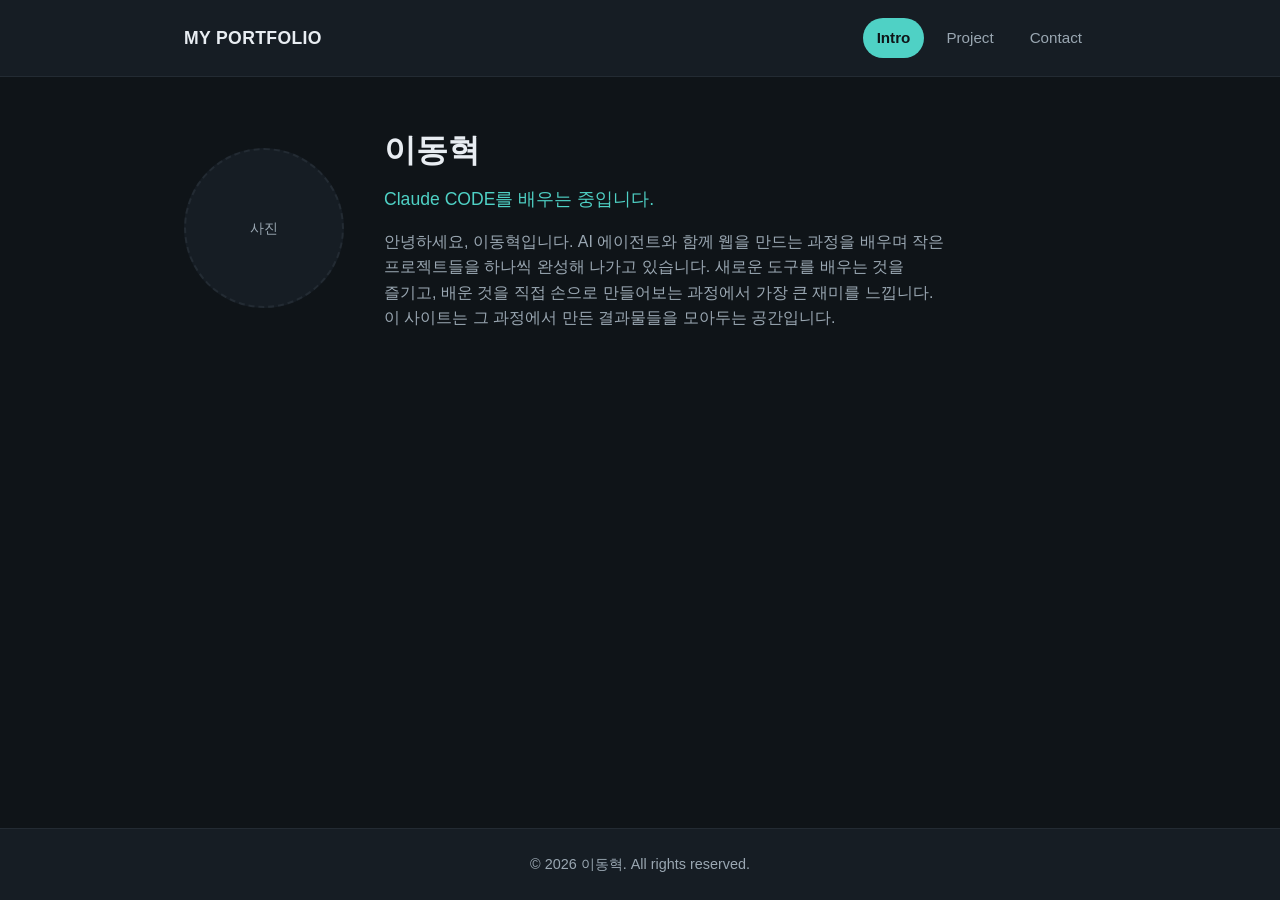
<file: index.html>
<!DOCTYPE html>
<html lang="ko">
<head>
<meta charset="UTF-8">
<meta name="viewport" content="width=device-width, initial-scale=1.0">
<title>소개 - 나의 포트폴리오</title>
<link rel="stylesheet" href="style.css">
</head>
<body>

<header class="site-header">
  <nav class="nav">
    <span class="nav-brand">MY PORTFOLIO</span>
    <ul class="nav-menu">
      <li><a href="index.html" class="active">Intro</a></li>
      <li><a href="works.html">Project</a></li>
      <li><a href="contact.html">Contact</a></li>
    </ul>
  </nav>
</header>

<main>
  <section class="profile">
    <div class="profile-photo">사진</div>
    <div class="profile-info">
      <h1>이동혁</h1>
      <p class="profile-tagline">Claude CODE를 배우는 중입니다.</p>
      <p class="profile-bio">
        안녕하세요, 이동혁입니다. AI 에이전트와 함께 웹을 만드는 과정을 배우며
        작은 프로젝트들을 하나씩 완성해 나가고 있습니다.
        새로운 도구를 배우는 것을 즐기고, 배운 것을 직접 손으로 만들어보는 과정에서
        가장 큰 재미를 느낍니다. 이 사이트는 그 과정에서 만든 결과물들을
        모아두는 공간입니다.
      </p>
    </div>
  </section>
</main>

<footer class="site-footer">
  <p>&copy; 2026 이동혁. All rights reserved.</p>
</footer>

</body>
</html>
</file>
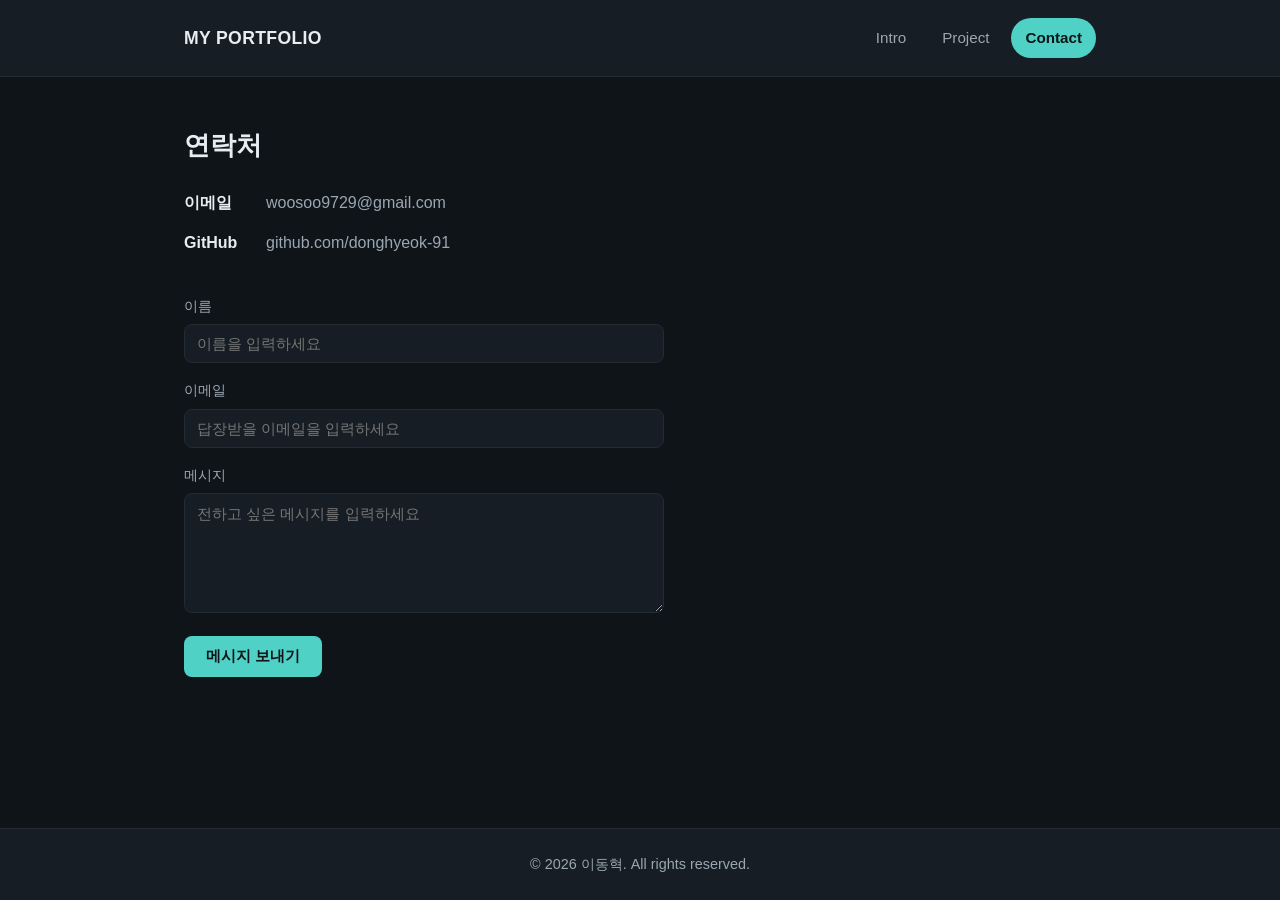
<file: contact.html>
<!DOCTYPE html>
<html lang="ko">
<head>
<meta charset="UTF-8">
<meta name="viewport" content="width=device-width, initial-scale=1.0">
<title>연락처 - 나의 포트폴리오</title>
<link rel="stylesheet" href="style.css">
</head>
<body>

<header class="site-header">
  <nav class="nav">
    <span class="nav-brand">MY PORTFOLIO</span>
    <ul class="nav-menu">
      <li><a href="index.html">Intro</a></li>
      <li><a href="works.html">Project</a></li>
      <li><a href="contact.html" class="active">Contact</a></li>
    </ul>
  </nav>
</header>

<main>
  <h2 class="section-title">연락처</h2>

  <ul class="contact-info">
    <li><strong>이메일</strong> woosoo9729@gmail.com</li>
    <li><strong>GitHub</strong> github.com/donghyeok-91</li>
  </ul>

  <form class="contact-form">
    <div>
      <label for="name">이름</label>
      <input type="text" id="name" name="name" placeholder="이름을 입력하세요">
    </div>
    <div>
      <label for="email">이메일</label>
      <input type="email" id="email" name="email" placeholder="답장받을 이메일을 입력하세요">
    </div>
    <div>
      <label for="message">메시지</label>
      <textarea id="message" name="message" placeholder="전하고 싶은 메시지를 입력하세요"></textarea>
    </div>
    <button type="submit">메시지 보내기</button>
  </form>
</main>

<footer class="site-footer">
  <p>&copy; 2026 이동혁. All rights reserved.</p>
</footer>

</body>
</html>
</file>
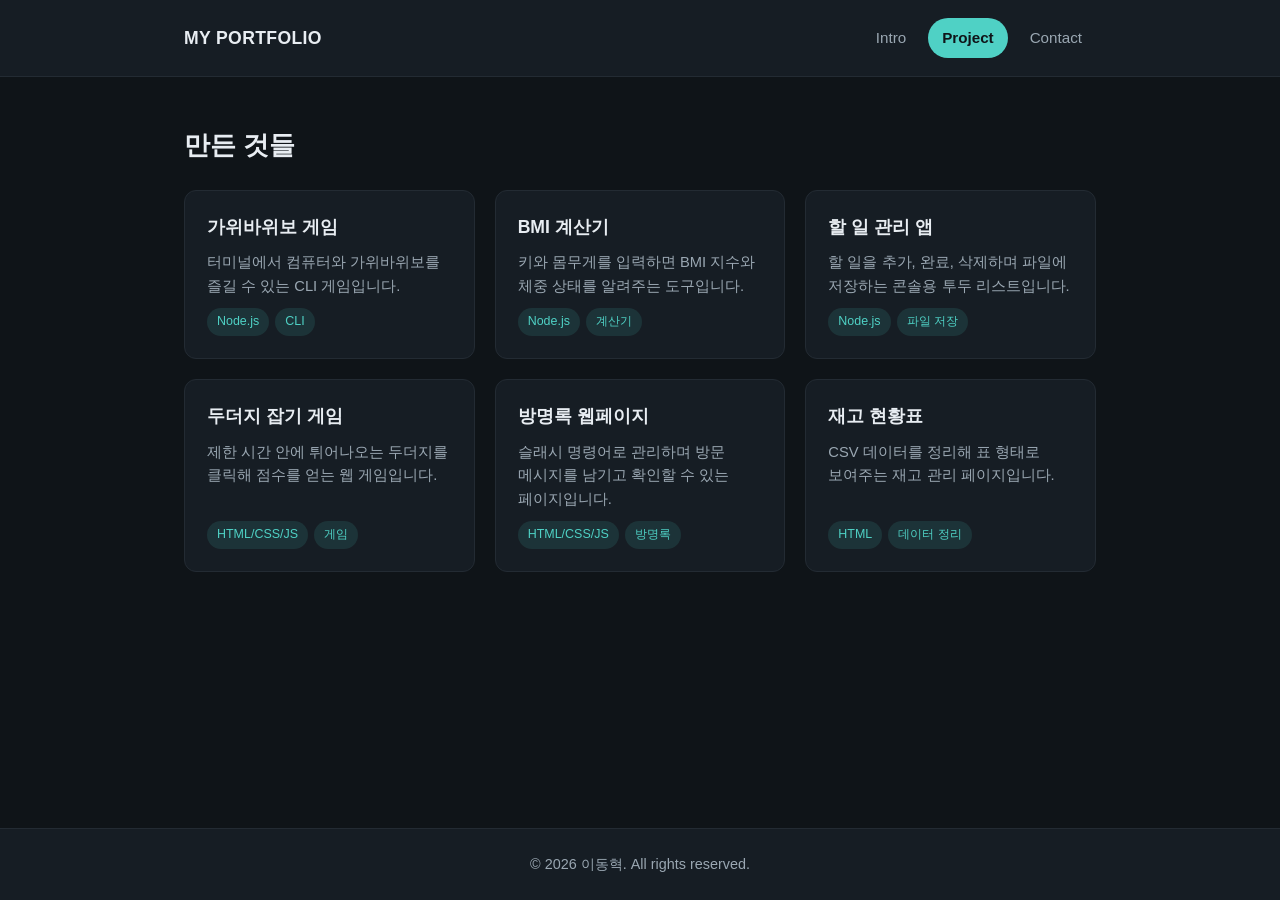
<file: works.html>
<!DOCTYPE html>
<html lang="ko">
<head>
<meta charset="UTF-8">
<meta name="viewport" content="width=device-width, initial-scale=1.0">
<title>작업물 - 나의 포트폴리오</title>
<link rel="stylesheet" href="style.css">
</head>
<body>

<header class="site-header">
  <nav class="nav">
    <span class="nav-brand">MY PORTFOLIO</span>
    <ul class="nav-menu">
      <li><a href="index.html">Intro</a></li>
      <li><a href="works.html" class="active">Project</a></li>
      <li><a href="contact.html">Contact</a></li>
    </ul>
  </nav>
</header>

<main>
  <h2 class="section-title">만든 것들</h2>

  <div class="card-grid">
    <div class="card">
      <h3>가위바위보 게임</h3>
      <p>터미널에서 컴퓨터와 가위바위보를 즐길 수 있는 CLI 게임입니다.</p>
      <div class="card-tags">
        <span class="tag">Node.js</span>
        <span class="tag">CLI</span>
      </div>
    </div>

    <div class="card">
      <h3>BMI 계산기</h3>
      <p>키와 몸무게를 입력하면 BMI 지수와 체중 상태를 알려주는 도구입니다.</p>
      <div class="card-tags">
        <span class="tag">Node.js</span>
        <span class="tag">계산기</span>
      </div>
    </div>

    <div class="card">
      <h3>할 일 관리 앱</h3>
      <p>할 일을 추가, 완료, 삭제하며 파일에 저장하는 콘솔용 투두 리스트입니다.</p>
      <div class="card-tags">
        <span class="tag">Node.js</span>
        <span class="tag">파일 저장</span>
      </div>
    </div>

    <div class="card">
      <h3>두더지 잡기 게임</h3>
      <p>제한 시간 안에 튀어나오는 두더지를 클릭해 점수를 얻는 웹 게임입니다.</p>
      <div class="card-tags">
        <span class="tag">HTML/CSS/JS</span>
        <span class="tag">게임</span>
      </div>
    </div>

    <div class="card">
      <h3>방명록 웹페이지</h3>
      <p>슬래시 명령어로 관리하며 방문 메시지를 남기고 확인할 수 있는 페이지입니다.</p>
      <div class="card-tags">
        <span class="tag">HTML/CSS/JS</span>
        <span class="tag">방명록</span>
      </div>
    </div>

    <div class="card">
      <h3>재고 현황표</h3>
      <p>CSV 데이터를 정리해 표 형태로 보여주는 재고 관리 페이지입니다.</p>
      <div class="card-tags">
        <span class="tag">HTML</span>
        <span class="tag">데이터 정리</span>
      </div>
    </div>
  </div>
</main>

<footer class="site-footer">
  <p>&copy; 2026 이동혁. All rights reserved.</p>
</footer>

</body>
</html>
</file>
<file: style.css>
/* ===== 공통 변수 ===== */
:root {
  --bg: #0f1418;
  --bg-elevated: #161d24;
  --border: #232b33;
  --text: #e8edf2;
  --text-dim: #9aa7b2;
  --accent: #4fd1c5;
  --accent-dim: #2c7a72;
  --radius: 12px;
}

* {
  box-sizing: border-box;
  margin: 0;
  padding: 0;
}

html, body {
  height: 100%;
}

body {
  background: var(--bg);
  color: var(--text);
  font-family: "Pretendard", "Malgun Gothic", "Apple SD Gothic Neo", sans-serif;
  line-height: 1.6;
  word-break: keep-all;
  display: flex;
  flex-direction: column;
  min-height: 100vh;
}

main {
  flex: 1;
  width: 100%;
  max-width: 960px;
  margin: 0 auto;
  padding: 48px 24px 64px;
}

a {
  color: inherit;
  text-decoration: none;
}

img {
  max-width: 100%;
  display: block;
}

/* ===== 헤더 / 메뉴 ===== */
.site-header {
  border-bottom: 1px solid var(--border);
  background: var(--bg-elevated);
  position: sticky;
  top: 0;
  z-index: 10;
}

.nav {
  max-width: 960px;
  margin: 0 auto;
  padding: 18px 24px;
  display: flex;
  align-items: center;
  justify-content: space-between;
  gap: 16px;
  flex-wrap: wrap;
}

.nav-brand {
  font-weight: 700;
  font-size: 1.1rem;
  color: var(--text);
  letter-spacing: 0.02em;
}

.nav-menu {
  display: flex;
  gap: 8px;
  list-style: none;
}

.nav-menu a {
  display: inline-block;
  padding: 8px 14px;
  border-radius: 999px;
  color: var(--text-dim);
  font-size: 0.95rem;
  transition: background 0.15s ease, color 0.15s ease;
}

.nav-menu a:hover {
  color: var(--text);
  background: rgba(255, 255, 255, 0.06);
}

.nav-menu a.active {
  color: var(--bg);
  background: var(--accent);
  font-weight: 600;
}

/* ===== 푸터 ===== */
.site-footer {
  border-top: 1px solid var(--border);
  background: var(--bg-elevated);
  text-align: center;
  padding: 24px;
  color: var(--text-dim);
  font-size: 0.9rem;
}

/* ===== index.html : 소개 ===== */
.profile {
  display: flex;
  align-items: center;
  gap: 40px;
  flex-wrap: wrap;
}

.profile-photo {
  width: 160px;
  height: 160px;
  border-radius: 50%;
  background: var(--bg-elevated);
  border: 2px dashed var(--border);
  color: var(--text-dim);
  display: flex;
  align-items: center;
  justify-content: center;
  font-size: 0.9rem;
  flex-shrink: 0;
}

.profile-info h1 {
  font-size: 2rem;
  margin-bottom: 8px;
}

.profile-tagline {
  color: var(--accent);
  font-size: 1.1rem;
  margin-bottom: 16px;
}

.profile-bio {
  max-width: 560px;
  color: var(--text-dim);
}

/* ===== works.html : 카드 목록 ===== */
.section-title {
  font-size: 1.6rem;
  margin-bottom: 24px;
}

.card-grid {
  display: grid;
  grid-template-columns: repeat(auto-fit, minmax(240px, 1fr));
  gap: 20px;
}

.card {
  background: var(--bg-elevated);
  border: 1px solid var(--border);
  border-radius: var(--radius);
  padding: 22px;
  display: flex;
  flex-direction: column;
  gap: 10px;
  transition: border-color 0.15s ease, transform 0.15s ease;
}

.card:hover {
  border-color: var(--accent-dim);
  transform: translateY(-2px);
}

.card h3 {
  font-size: 1.1rem;
}

.card p {
  color: var(--text-dim);
  font-size: 0.92rem;
  flex: 1;
}

.card-tags {
  display: flex;
  flex-wrap: wrap;
  gap: 6px;
}

.tag {
  font-size: 0.78rem;
  padding: 4px 10px;
  border-radius: 999px;
  background: rgba(79, 209, 197, 0.12);
  color: var(--accent);
}

/* ===== contact.html : 연락처 ===== */
.contact-info {
  display: flex;
  flex-direction: column;
  gap: 14px;
  margin-bottom: 40px;
}

.contact-info li {
  list-style: none;
  display: flex;
  gap: 10px;
  align-items: center;
  color: var(--text-dim);
}

.contact-info li strong {
  color: var(--text);
  min-width: 72px;
}

.contact-form {
  display: flex;
  flex-direction: column;
  gap: 16px;
  max-width: 480px;
}

.contact-form label {
  font-size: 0.9rem;
  color: var(--text-dim);
  margin-bottom: 6px;
  display: block;
}

.contact-form input,
.contact-form textarea {
  width: 100%;
  background: var(--bg-elevated);
  border: 1px solid var(--border);
  border-radius: 8px;
  padding: 10px 12px;
  color: var(--text);
  font-family: inherit;
  font-size: 0.95rem;
}

.contact-form input:focus,
.contact-form textarea:focus {
  outline: none;
  border-color: var(--accent);
}

.contact-form textarea {
  resize: vertical;
  min-height: 120px;
}

.contact-form button {
  align-self: flex-start;
  background: var(--accent);
  color: var(--bg);
  border: none;
  border-radius: 8px;
  padding: 10px 22px;
  font-size: 0.95rem;
  font-weight: 600;
  cursor: pointer;
  transition: opacity 0.15s ease;
}

.contact-form button:hover {
  opacity: 0.88;
}

/* ===== 반응형 (좁은 화면) ===== */
@media (max-width: 600px) {
  .nav {
    flex-direction: column;
    align-items: flex-start;
  }

  .nav-menu {
    width: 100%;
    justify-content: space-between;
  }

  .nav-menu a {
    padding: 8px 10px;
    font-size: 0.88rem;
  }

  .profile {
    flex-direction: column;
    text-align: center;
  }

  .profile-photo {
    margin: 0 auto;
  }

  .profile-bio {
    max-width: 100%;
  }

  main {
    padding: 32px 18px 48px;
  }
}
</file>
